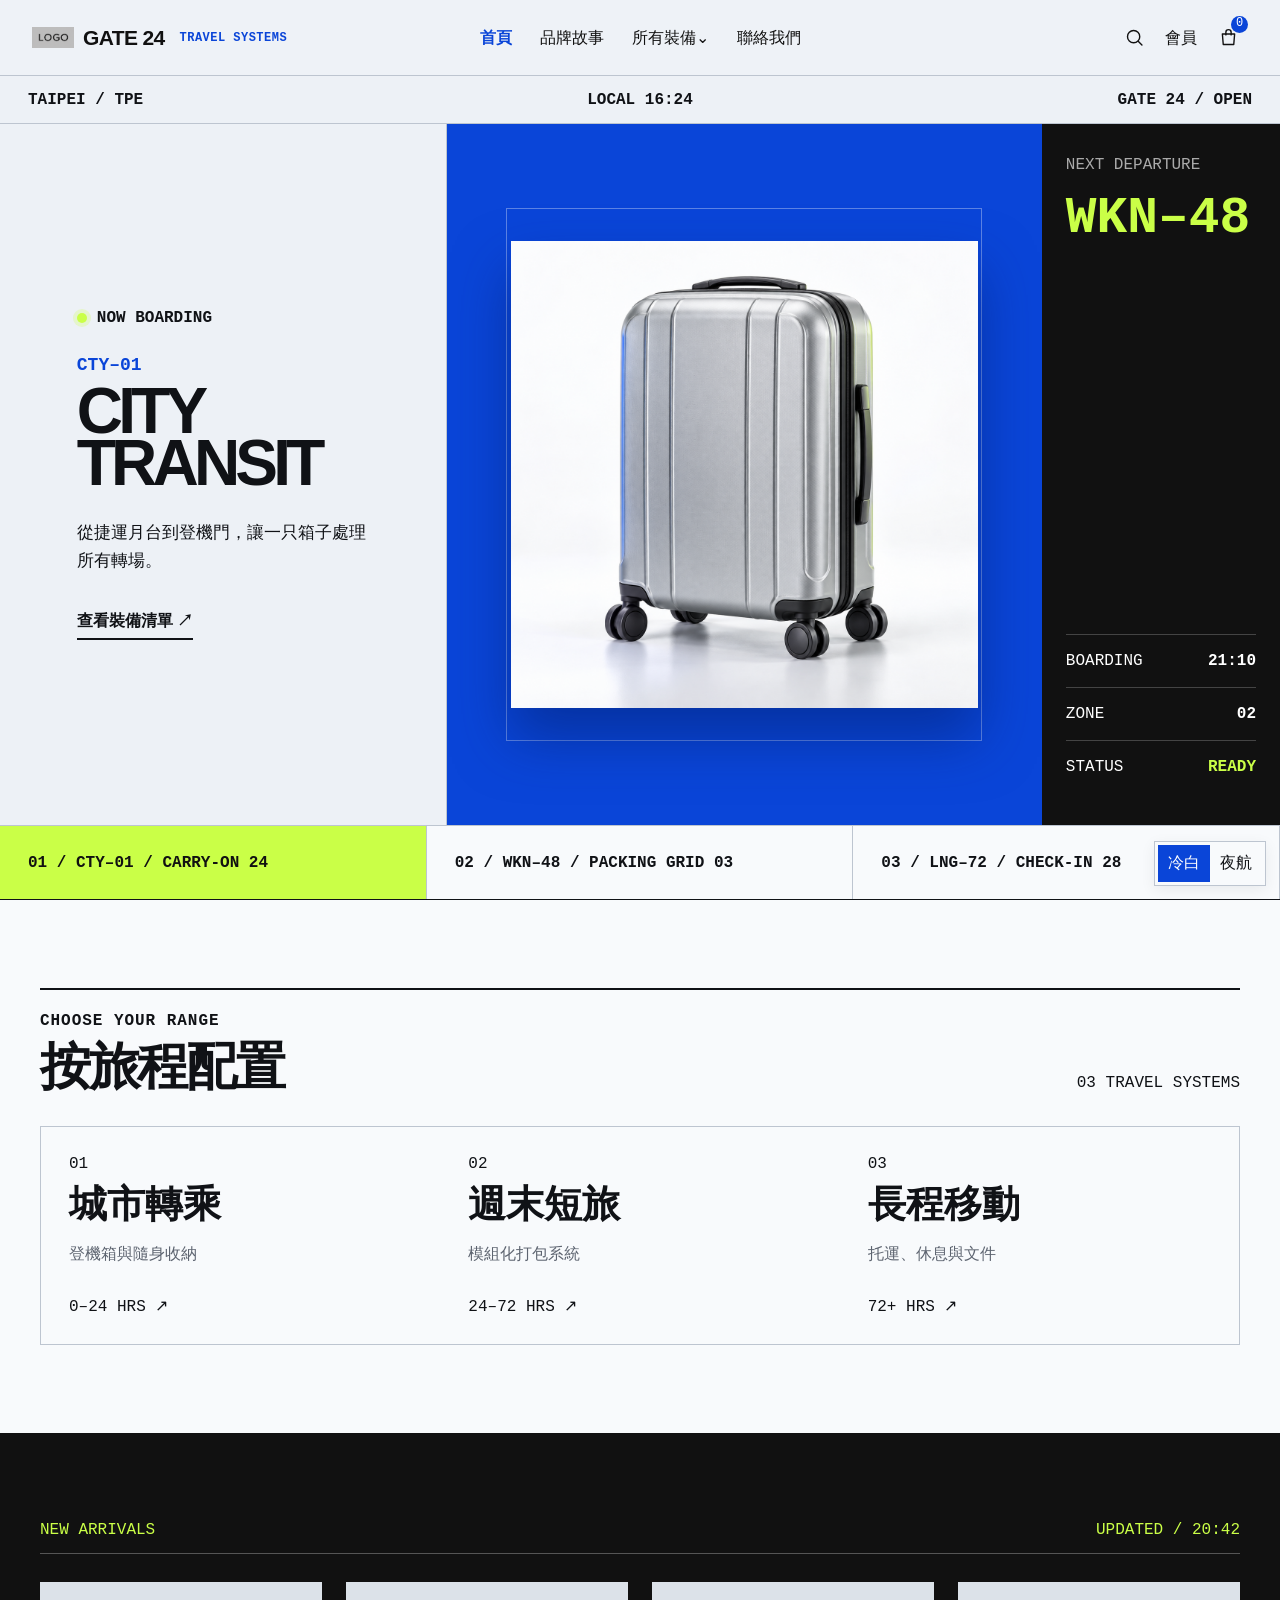
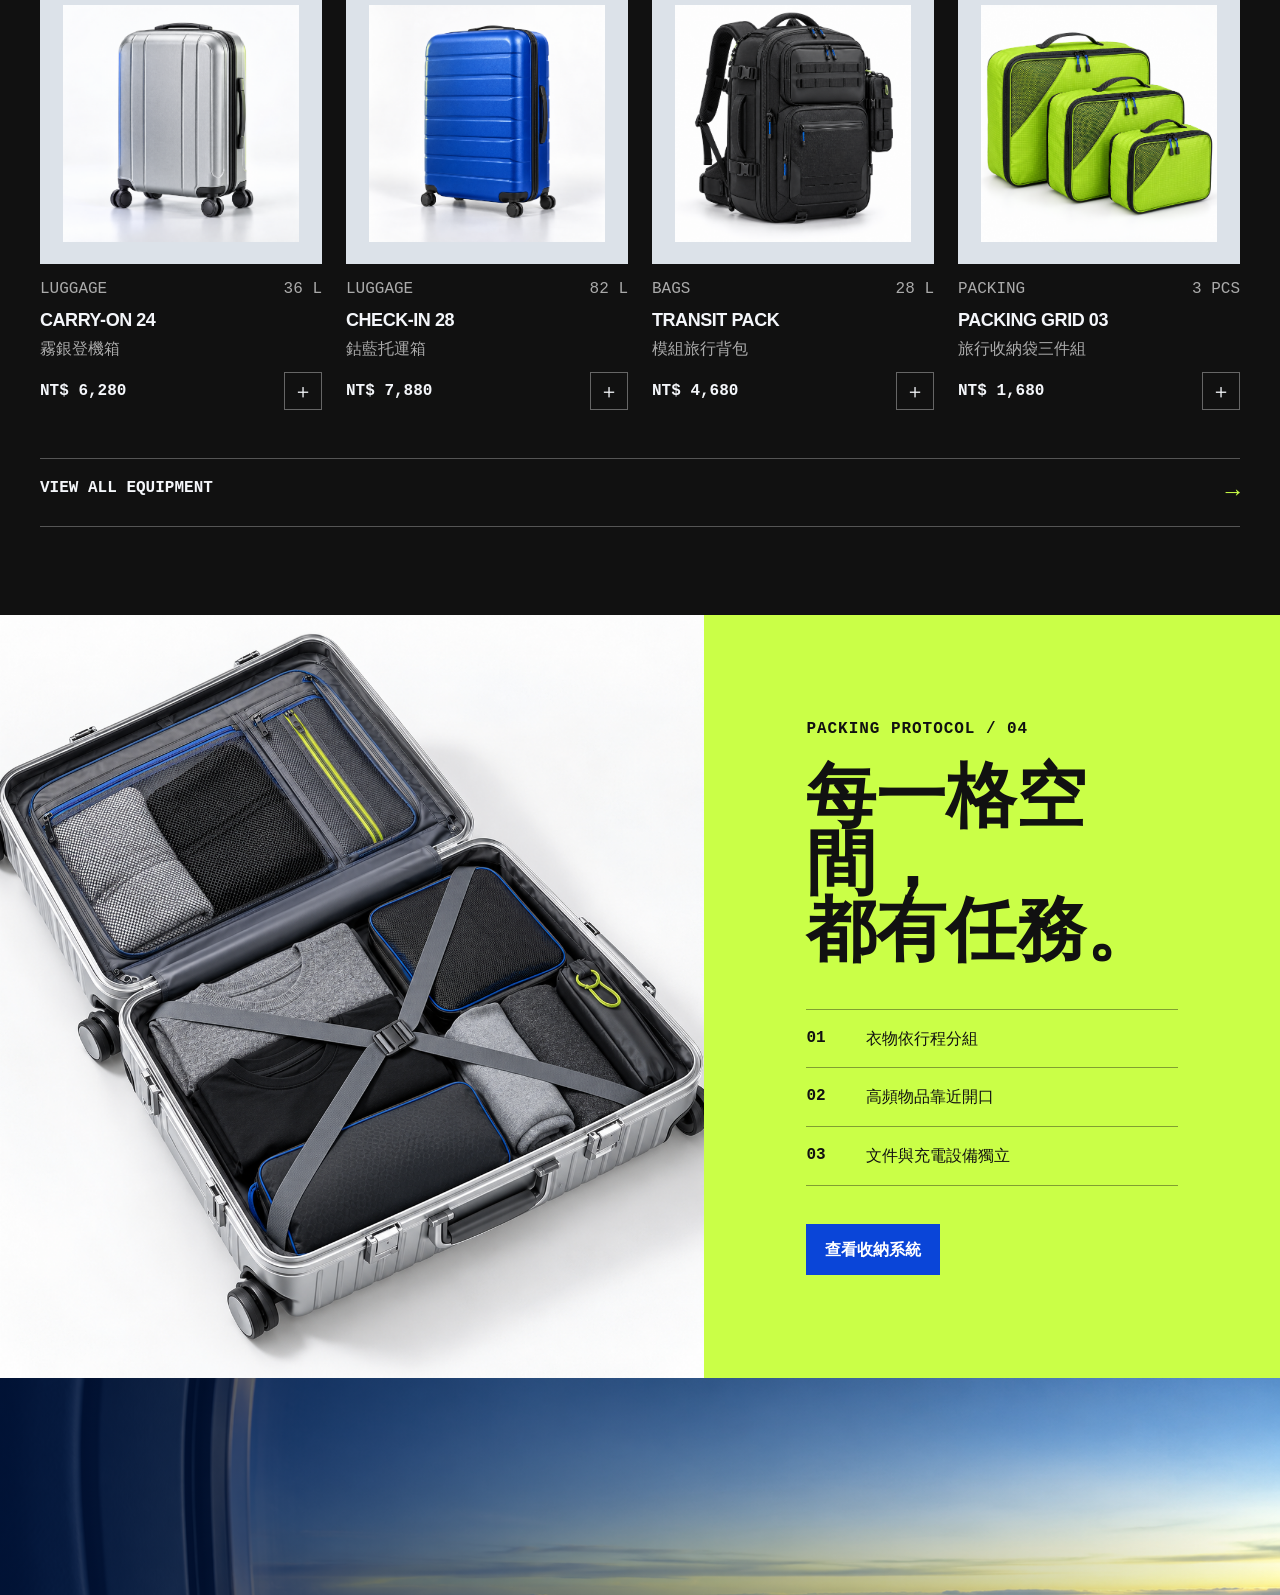
<file: index.html>
<!doctype html><html lang="zh-Hant"><head><meta charset="utf-8"><meta name="viewport" content="width=device-width,initial-scale=1"><meta http-equiv="refresh" content="0;url=index/index.html"><title>GATE 24</title></head><body><a href="index/index.html">進入 GATE 24</a></body></html>
</file>
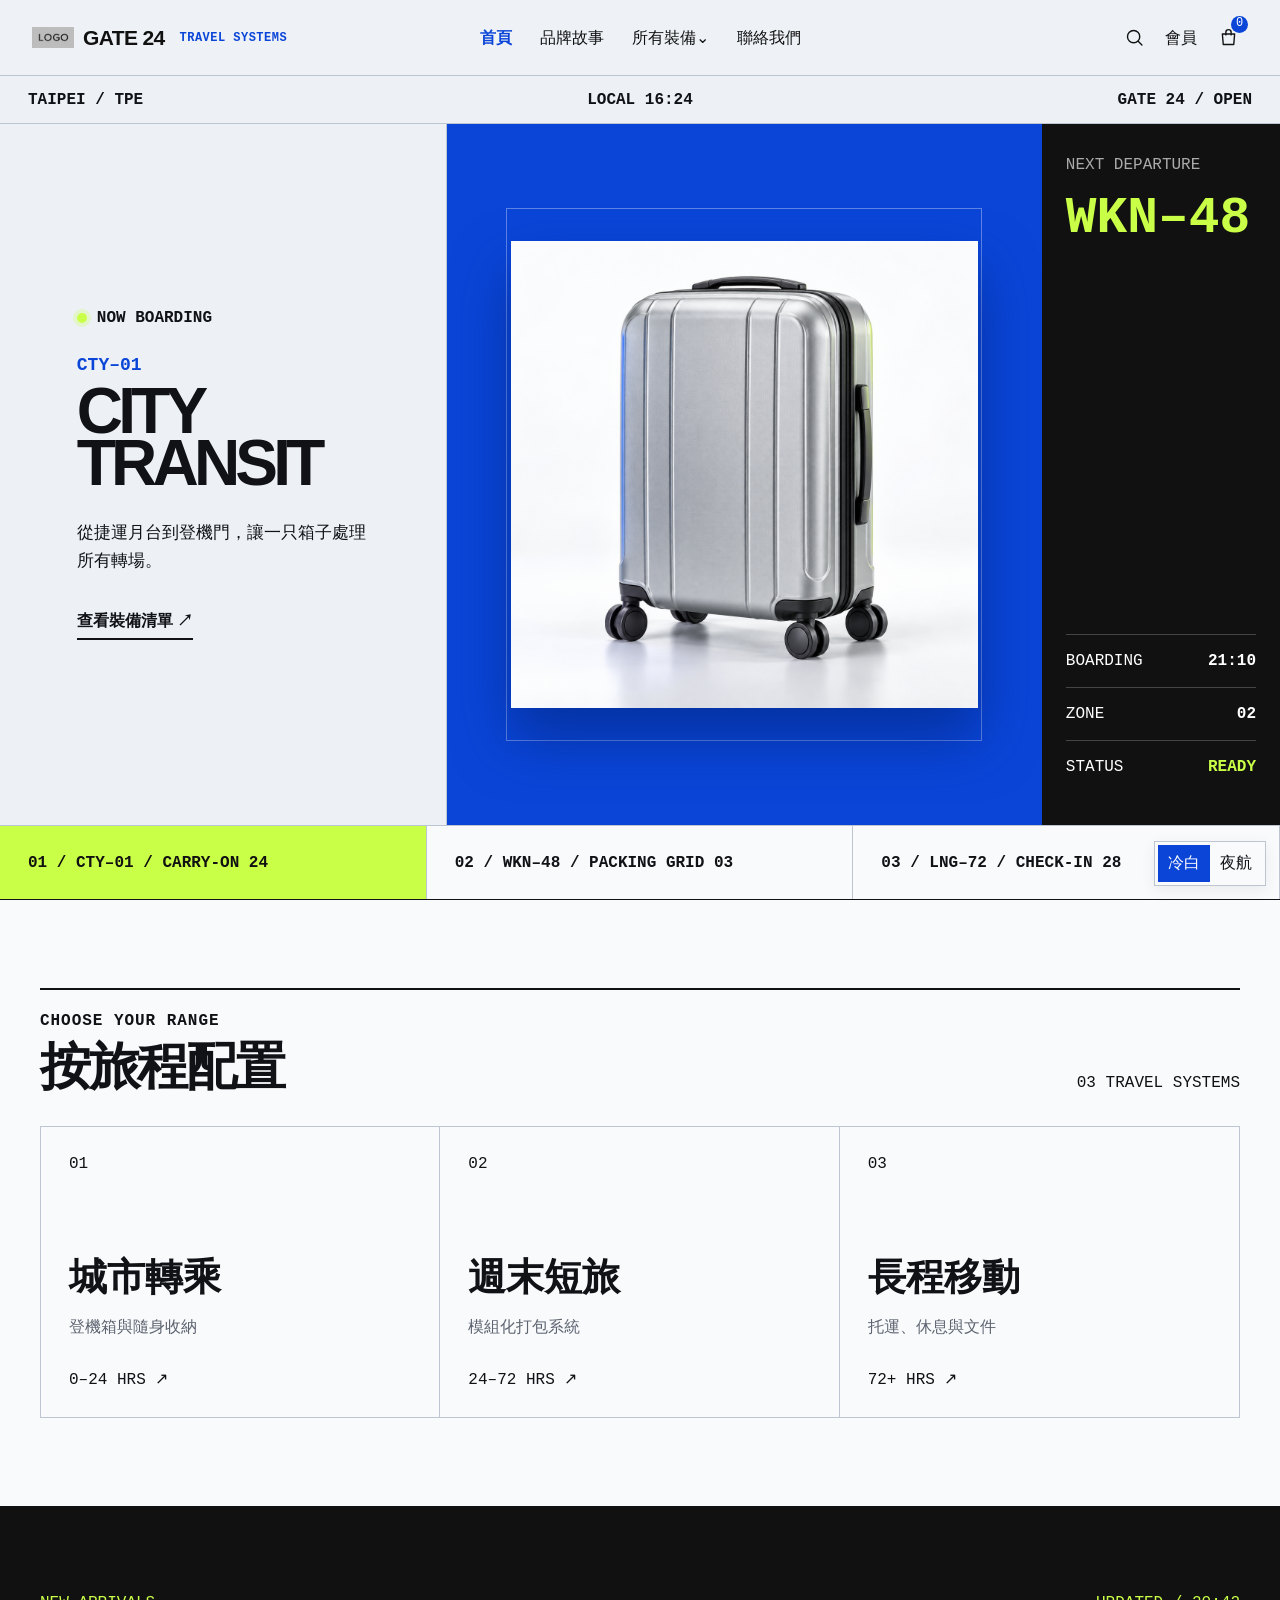
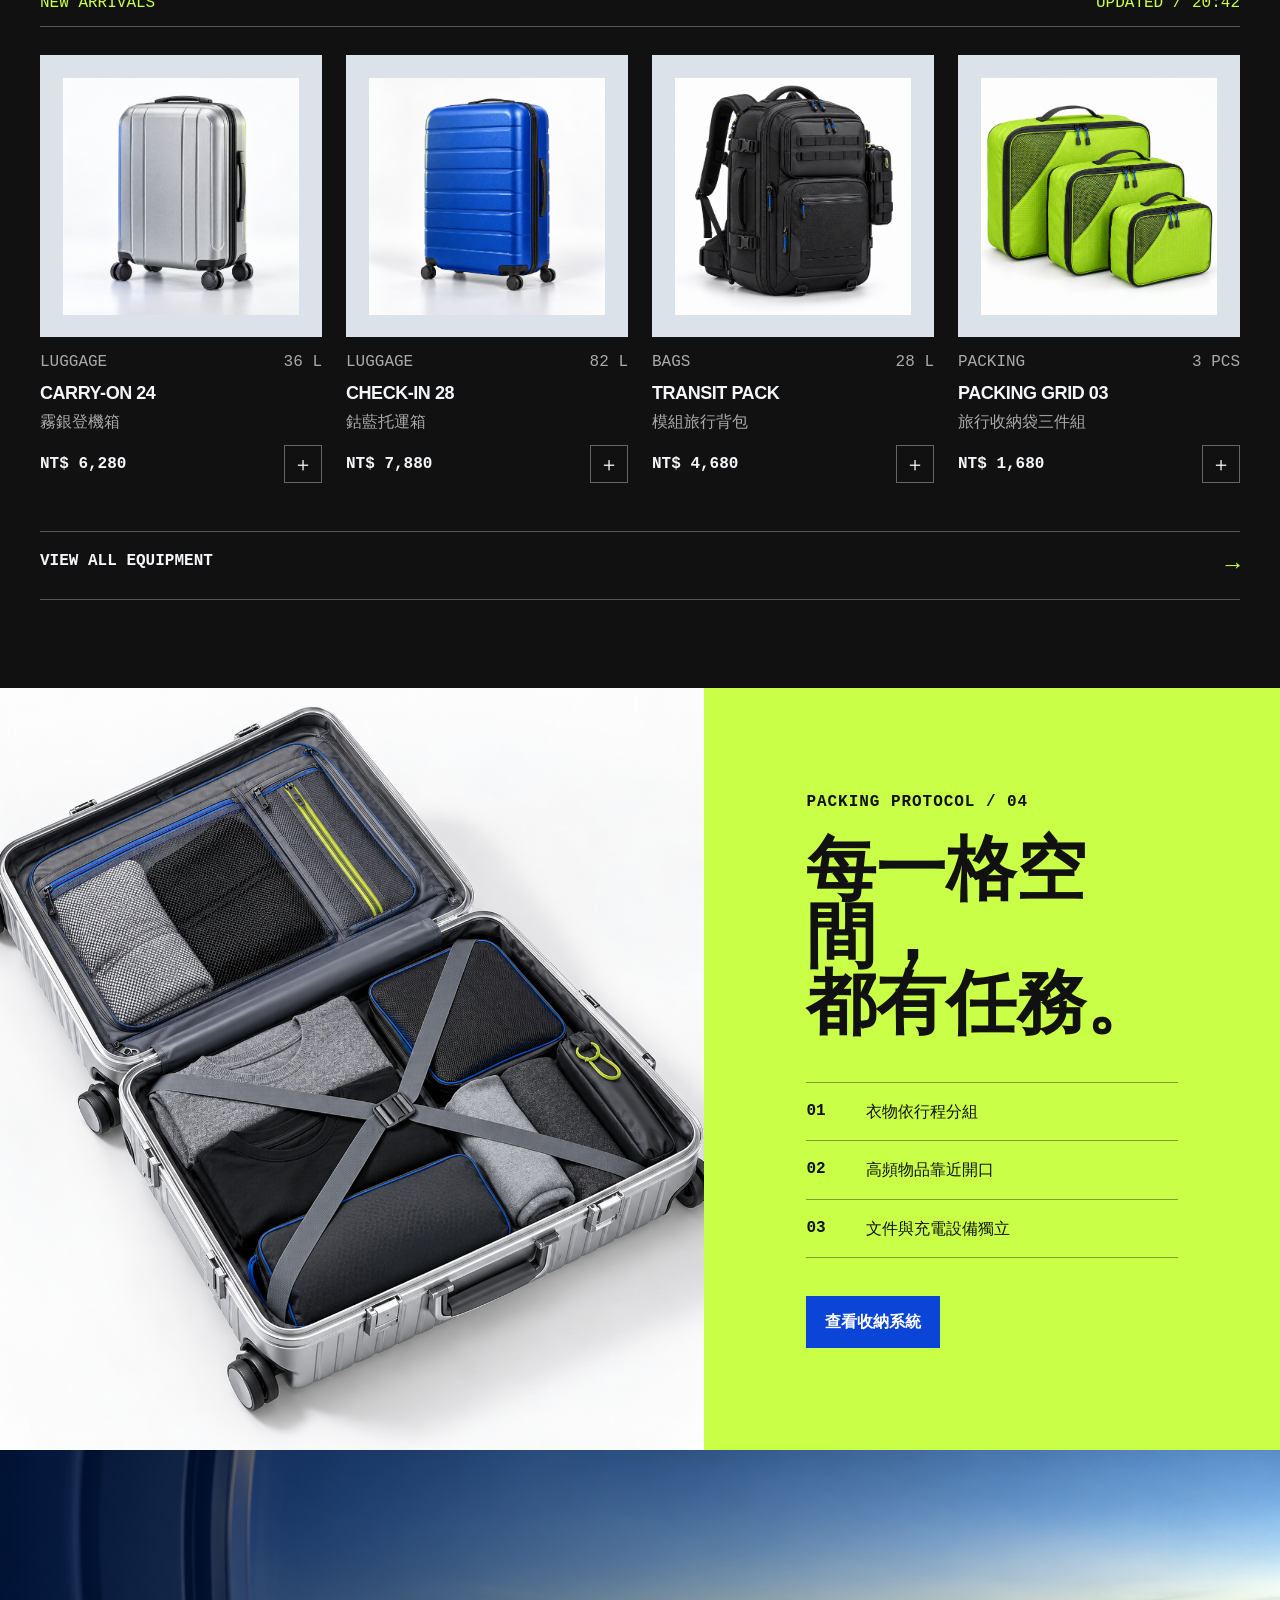
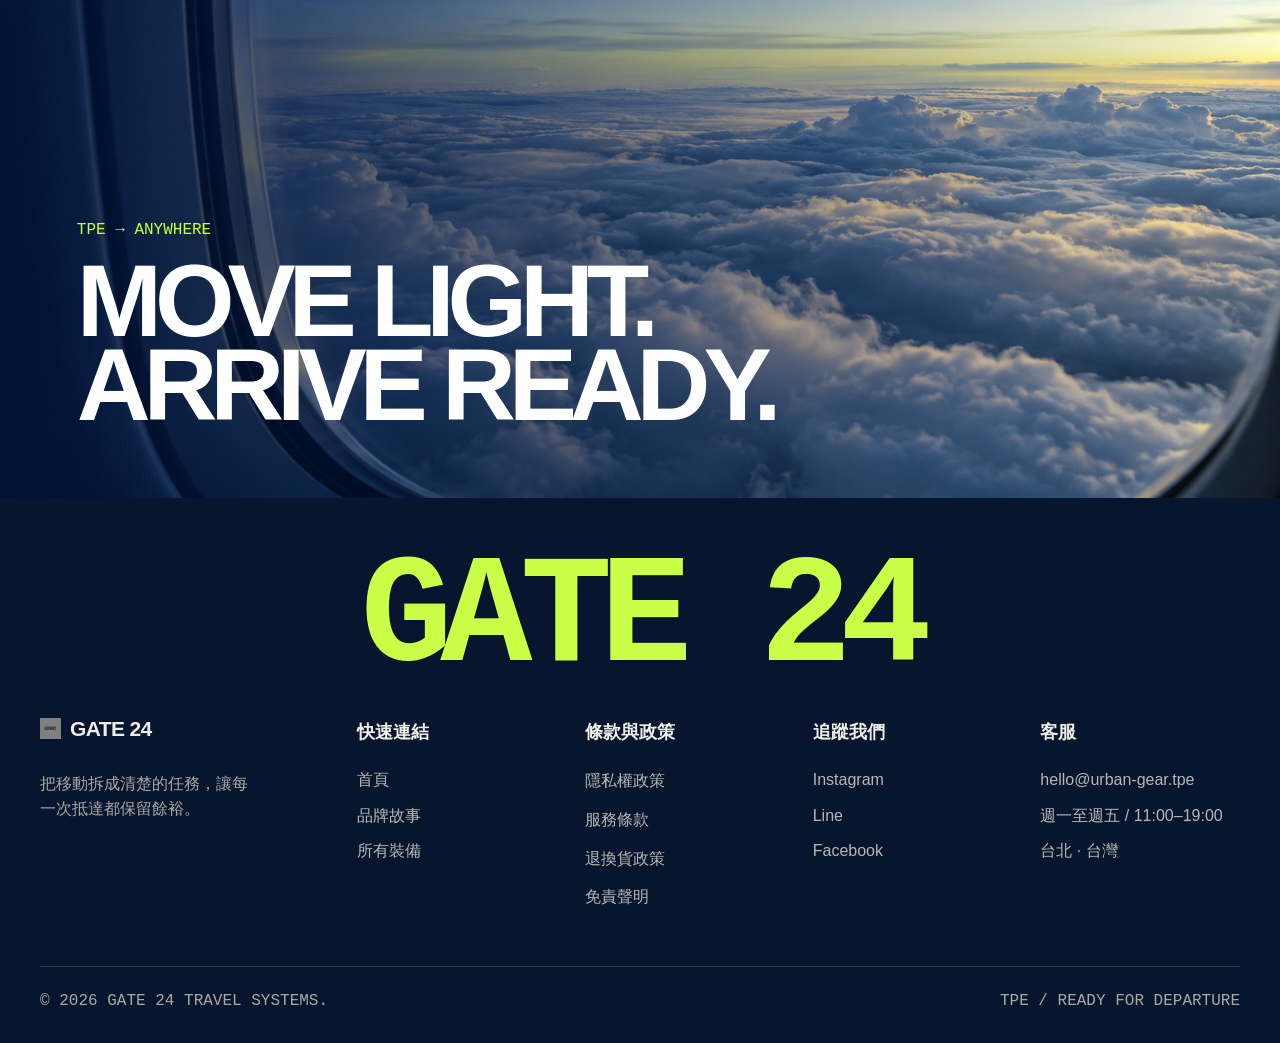
<file: index/index.html>
<!doctype html><html lang="zh-Hant"><head><meta charset="utf-8"><meta name="viewport" content="width=device-width,initial-scale=1"><meta name="description" content="GATE 24，為移動而設計的旅行裝備。"><title>GATE 24 — Ready for departure</title><link rel="stylesheet" href="../css/base.css"><link rel="stylesheet" href="../css/index.css"><script defer src="../assets/js/theme-switcher.js"></script><script defer src="../assets/js/core.js"></script></head><body data-page="home"><header id="siteHeader"></header><main>
<section class="terminal-hero"><div class="departure-top"><span id="heroLocation">TAIPEI / TPE</span><strong id="heroClock">LOCAL 20:42</strong><span id="heroCollection">GATE 24 / OPEN</span></div><div class="route-copy"><p class="status"><i></i><span id="heroStatus">NOW BOARDING</span></p><p class="route-code" id="heroCode">CTY–01</p><h1 id="heroTitle">CITY<br>TRANSIT</h1><p id="heroDesc">從捷運月台到登機門，讓一只箱子處理所有轉場。</p><a class="hero-cta" id="heroLink" href="../product-detail/product-detail.html?id=carry-on-silver"><span id="heroCtaLabel">查看裝備清單 ↗</span></a></div><button class="hero-object" id="heroMain" aria-label="下一個旅行情境"><span class="scan-line"></span><img id="heroImage" src="../assets/images/carry-on-silver.png" alt="霧銀登機箱"></button><aside class="boarding-card"><p id="heroNextLabel">NEXT DEPARTURE</p><strong id="heroNextCode">WKN–48</strong><div><span id="heroMetricLabel">BOARDING</span><b id="heroNextTime">21:10</b></div><div><span id="heroSeriesLabel">ZONE</span><b id="heroSeriesValue">02</b></div><div><span id="heroAvailabilityLabel">STATUS</span><b class="lime" id="heroAvailabilityValue">READY</b></div></aside><div class="journey-tabs" id="heroTabs"></div></section>
<section class="trip-systems section"><div class="shell"><div class="section-head"><div><p class="eyebrow">CHOOSE YOUR RANGE</p><h2>按旅程配置</h2></div><span>03 TRAVEL SYSTEMS</span></div><div class="system-grid"><a href="../product/product.html?category=Luggage"><b>01</b><h3>城市轉乘</h3><p>登機箱與隨身收納</p><span>0–24 HRS ↗</span></a><a href="../product/product.html?category=Packing"><b>02</b><h3>週末短旅</h3><p>模組化打包系統</p><span>24–72 HRS ↗</span></a><a href="../product/product.html?category=Comfort"><b>03</b><h3>長程移動</h3><p>托運、休息與文件</p><span>72+ HRS ↗</span></a></div></div></section>
<section class="flight-board section"><div class="shell"><div class="board-head"><span>NEW ARRIVALS</span><span>UPDATED / 20:42</span></div><div class="product-grid" id="newGrid"></div><a class="board-more" href="../product/product.html">VIEW ALL EQUIPMENT <span>→</span></a></div></section>
<section class="packing-feature"><div class="feature-photo"><img src="../assets/images/open-case.png" alt="已整理完成的登機箱"></div><div class="feature-copy"><p class="eyebrow">PACKING PROTOCOL / 04</p><h2>每一格空間，<br>都有任務。</h2><ol><li><b>01</b><span>衣物依行程分組</span></li><li><b>02</b><span>高頻物品靠近開口</span></li><li><b>03</b><span>文件與充電設備獨立</span></li></ol><a class="button primary" href="../product/product.html?category=Packing">查看收納系統</a></div></section>
<section class="window-scene"><img src="../assets/images/cloud-window.png" alt="飛機舷窗外的清晨雲層"><div><p>TPE → ANYWHERE</p><h2>MOVE LIGHT.<br>ARRIVE READY.</h2></div></section>
</main><footer id="siteFooter"></footer><div id="uiMount"></div></body></html>
</file>
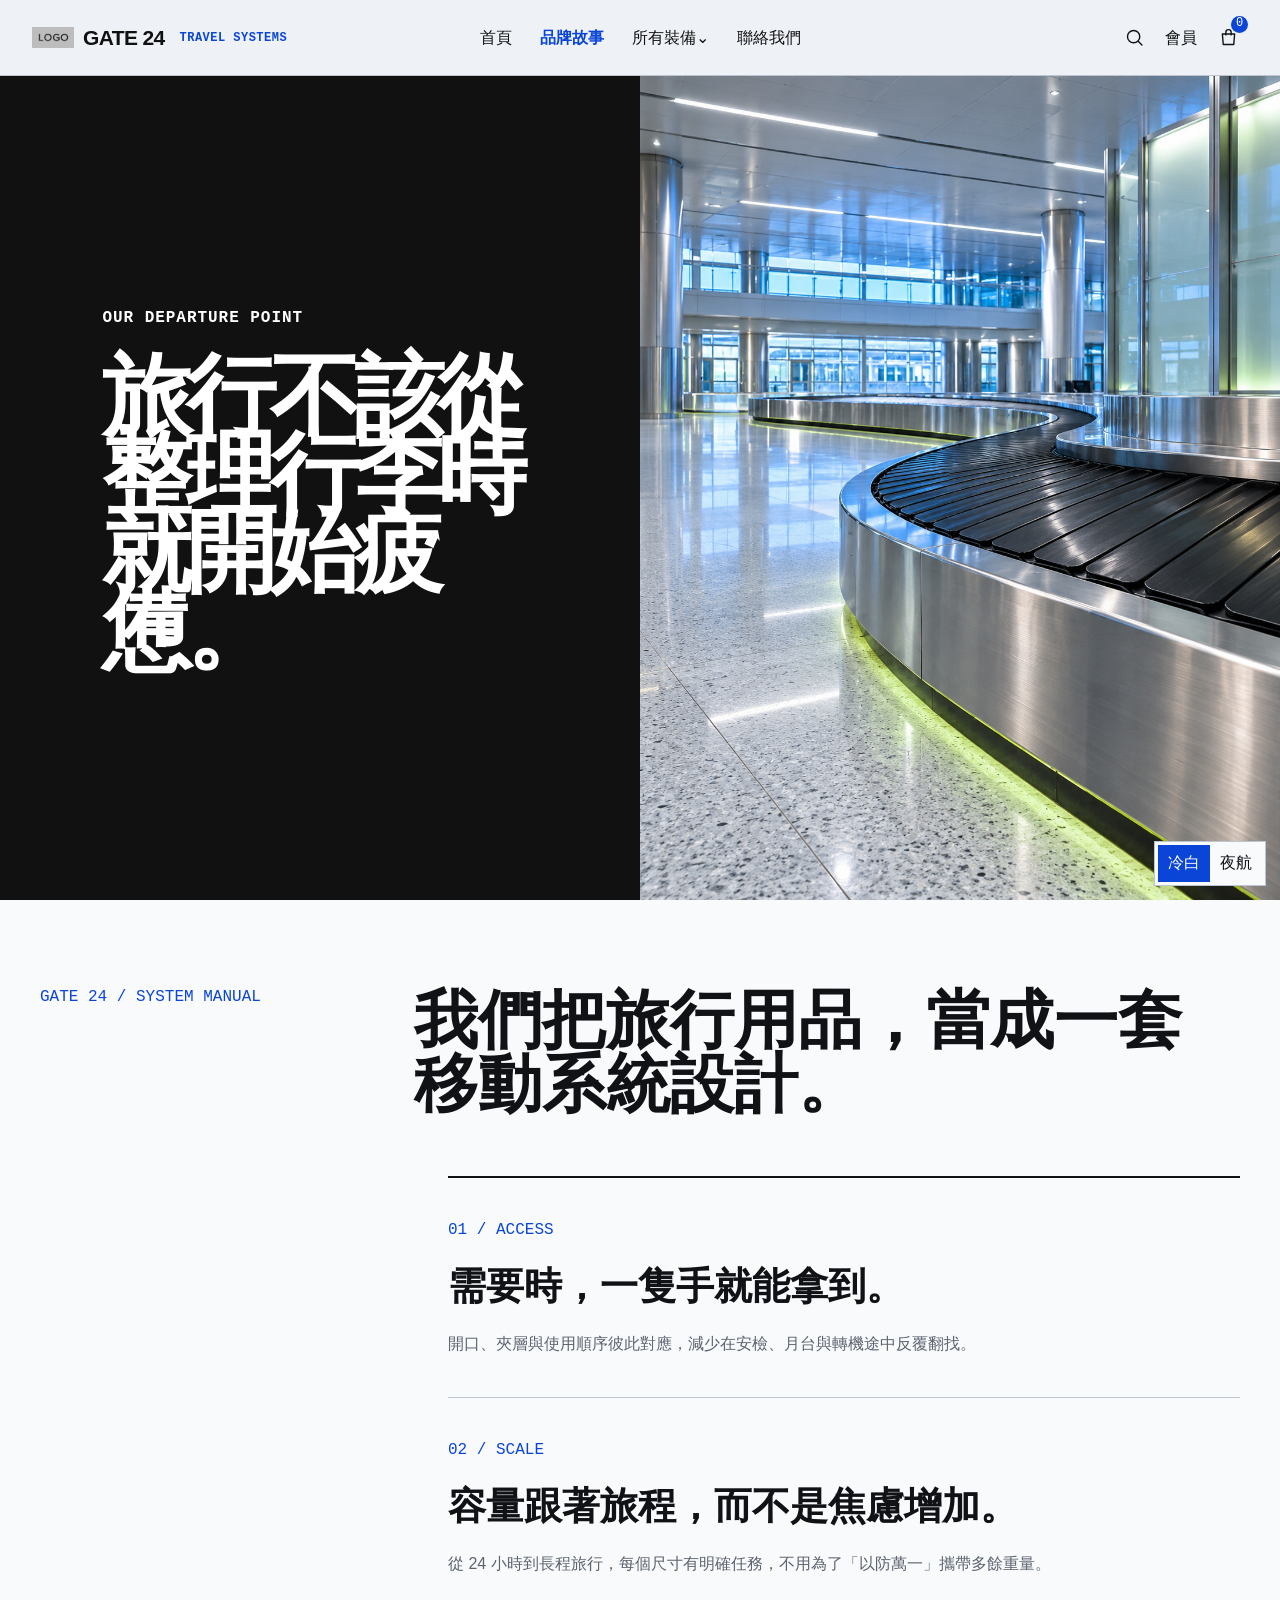
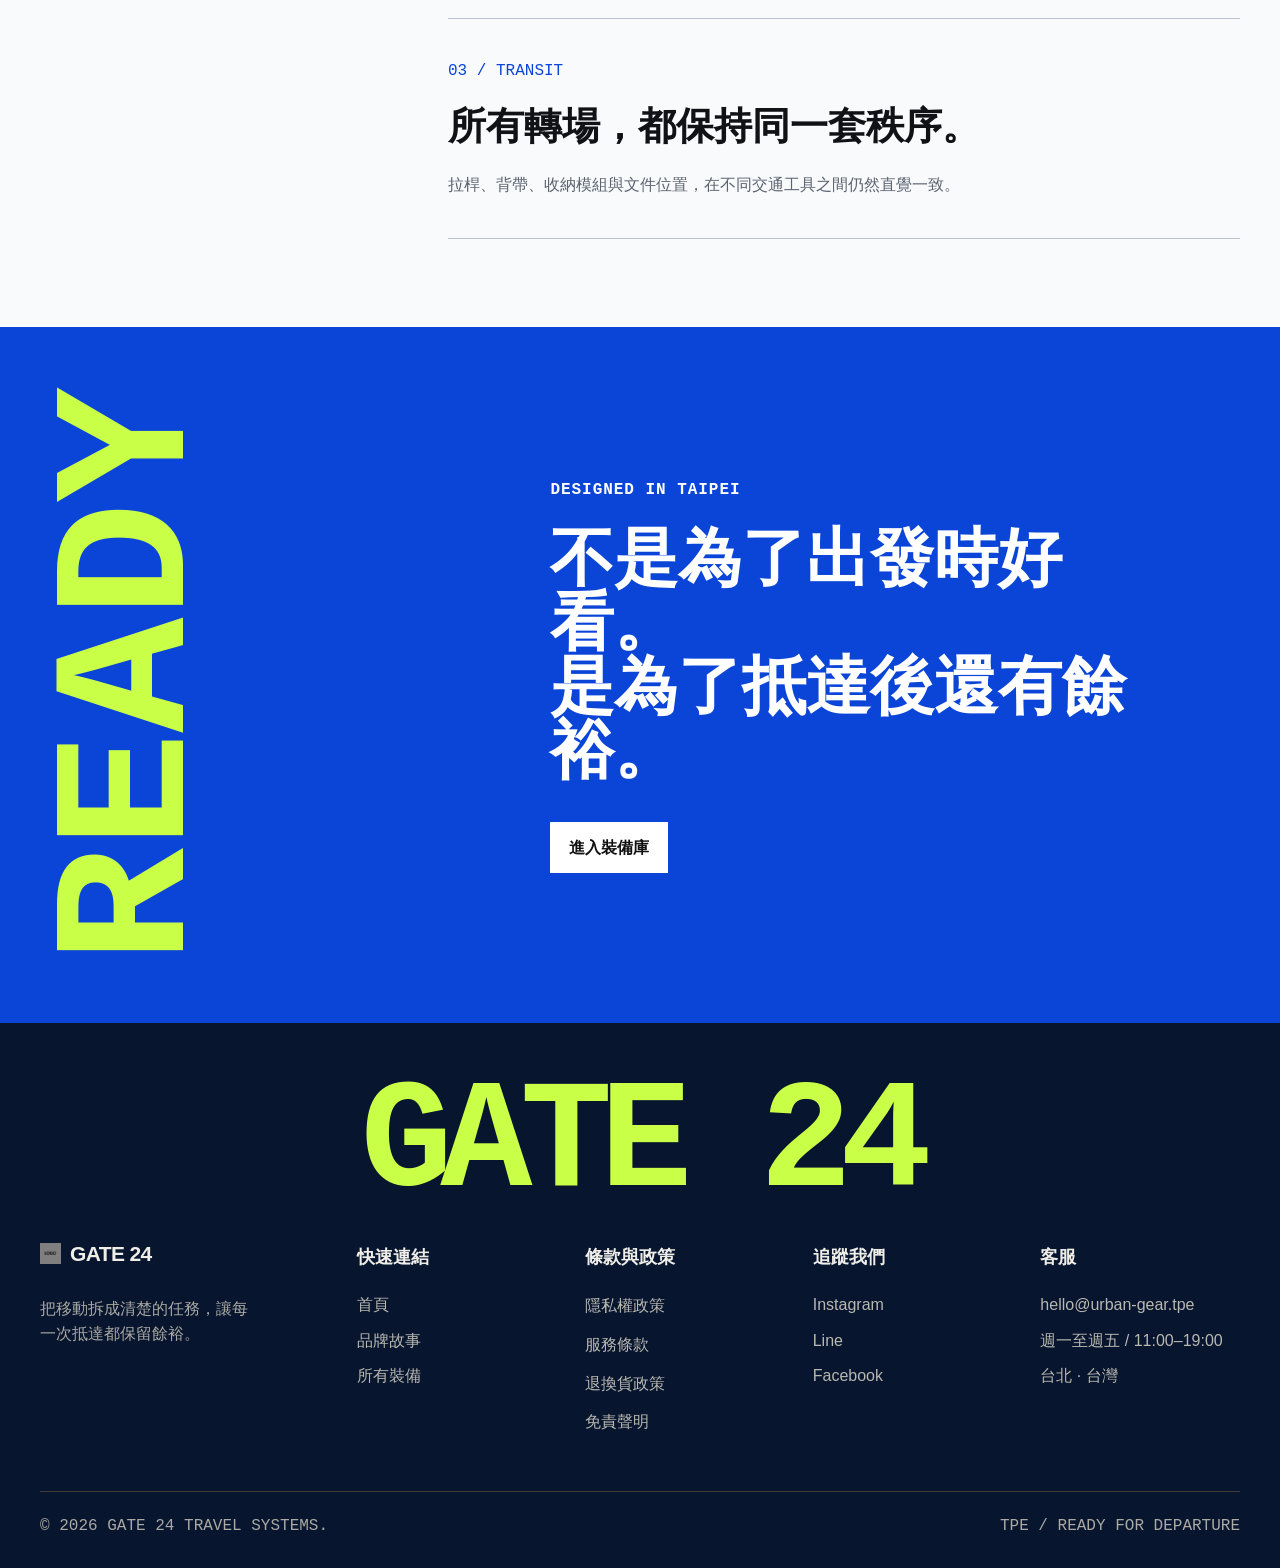
<file: about/about.html>
<!doctype html><html lang="zh-Hant"><head><meta charset="utf-8"><meta name="viewport" content="width=device-width,initial-scale=1"><meta name="description" content="GATE 24 品牌故事。"><title>品牌故事 — GATE 24</title><link rel="stylesheet" href="../css/base.css"><link rel="stylesheet" href="../css/about.css"><script defer src="../assets/js/theme-switcher.js"></script><script defer src="../assets/js/core.js"></script></head><body data-page="about"><header id="siteHeader"></header><main>
<section class="about-hero"><div><p class="eyebrow">OUR DEPARTURE POINT</p><h1>旅行不該從<br>整理行李時<br>就開始疲憊。</h1></div><img src="../assets/images/terminal.png" alt="現代機場航廈"></section>
<section class="principles section"><div class="shell"><div class="principle-intro"><p>GATE 24 / SYSTEM MANUAL</p><h2>我們把旅行用品，當成一套移動系統設計。</h2></div><div class="principle-list"><article><b>01 / ACCESS</b><h3>需要時，一隻手就能拿到。</h3><p>開口、夾層與使用順序彼此對應，減少在安檢、月台與轉機途中反覆翻找。</p></article><article><b>02 / SCALE</b><h3>容量跟著旅程，而不是焦慮增加。</h3><p>從 24 小時到長程旅行，每個尺寸有明確任務，不用為了「以防萬一」攜帶多餘重量。</p></article><article><b>03 / TRANSIT</b><h3>所有轉場，都保持同一套秩序。</h3><p>拉桿、背帶、收納模組與文件位置，在不同交通工具之間仍然直覺一致。</p></article></div></div></section>
<section class="mission"><span>READY</span><div><p class="eyebrow">DESIGNED IN TAIPEI</p><h2>不是為了出發時好看。<br>是為了抵達後還有餘裕。</h2><a class="button primary" href="../product/product.html">進入裝備庫</a></div></section>
</main><footer id="siteFooter"></footer><div id="uiMount"></div></body></html>
</file>
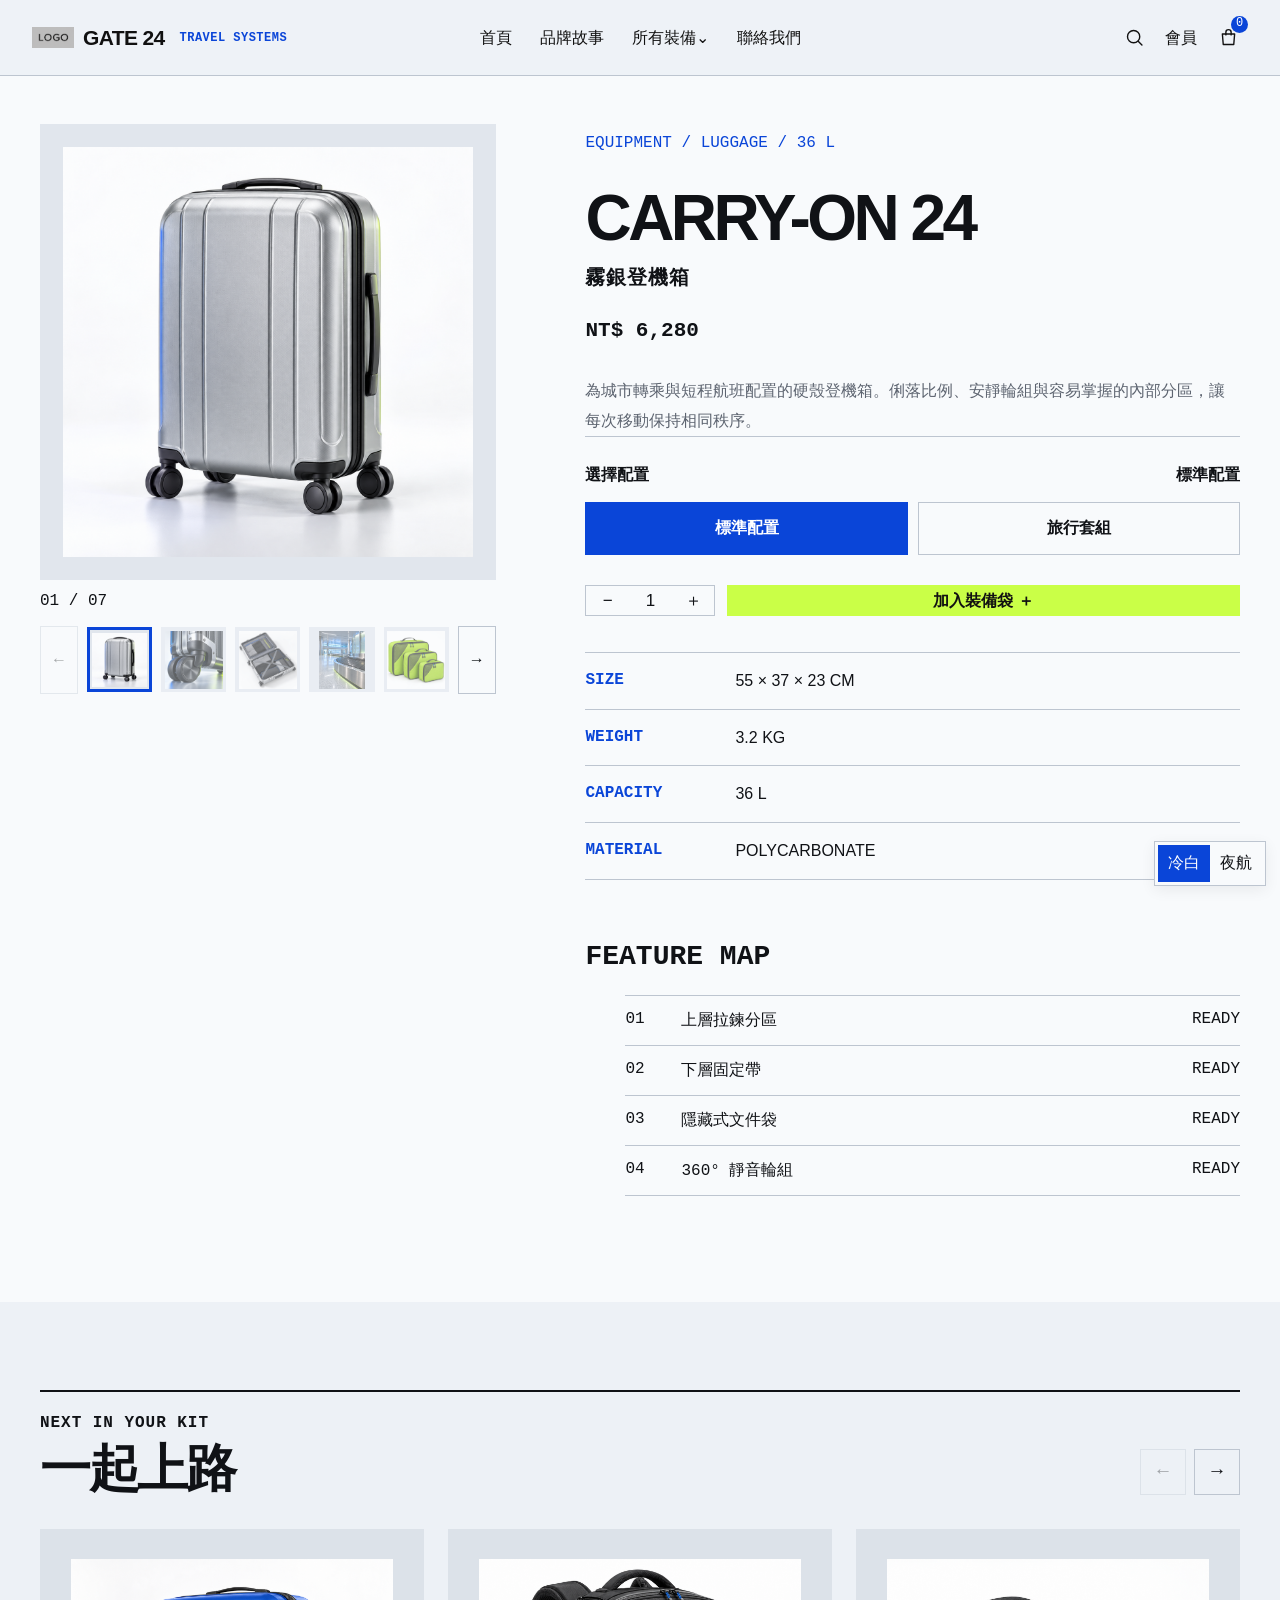
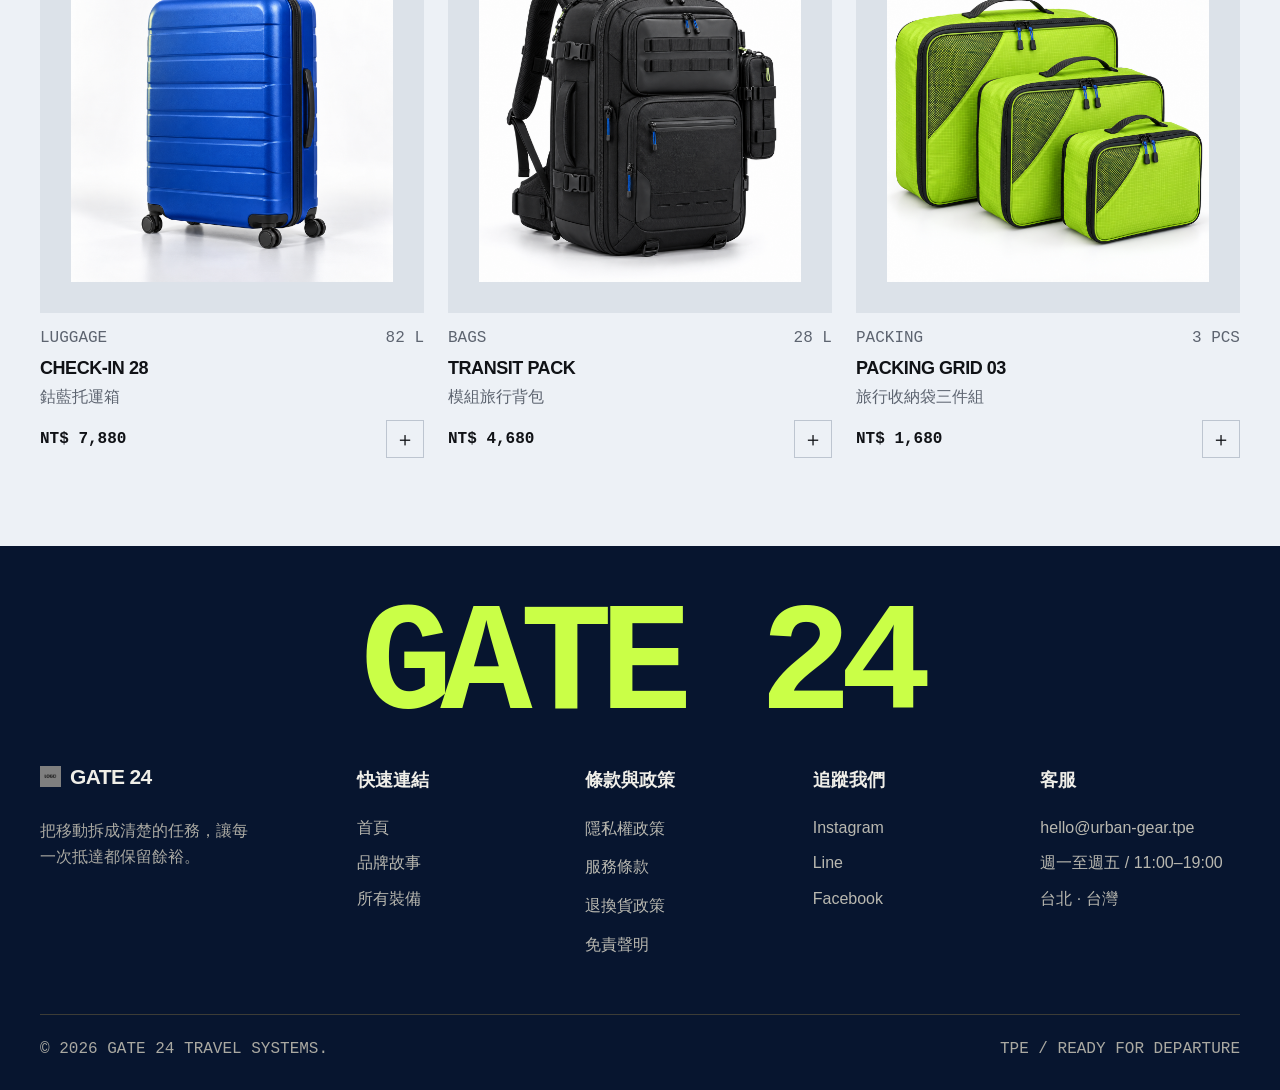
<file: product-detail/product-detail.html>
<!doctype html><html lang="zh-Hant"><head><meta charset="utf-8"><meta name="viewport" content="width=device-width,initial-scale=1"><meta name="description" content="GATE 24 商品詳情。"><title>商品詳情 — GATE 24</title><link rel="stylesheet" href="../css/base.css"><link rel="stylesheet" href="../css/product.css"><script defer src="../assets/js/theme-switcher.js"></script><script defer src="../assets/js/core.js"></script></head><body data-page="detail"><header id="siteHeader"></header><main><div id="detailMount"></div><section class="recommend section"><div class="shell"><div class="section-head"><div><p class="eyebrow">NEXT IN YOUR KIT</p><h2>一起上路</h2></div><div class="rec-actions"><button id="recPrev">←</button><button id="recNext">→</button></div></div><div class="rec-viewport"><div class="rec-track" id="recTrack"></div></div></div></section></main><footer id="siteFooter"></footer><div id="uiMount"></div></body></html>
</file>
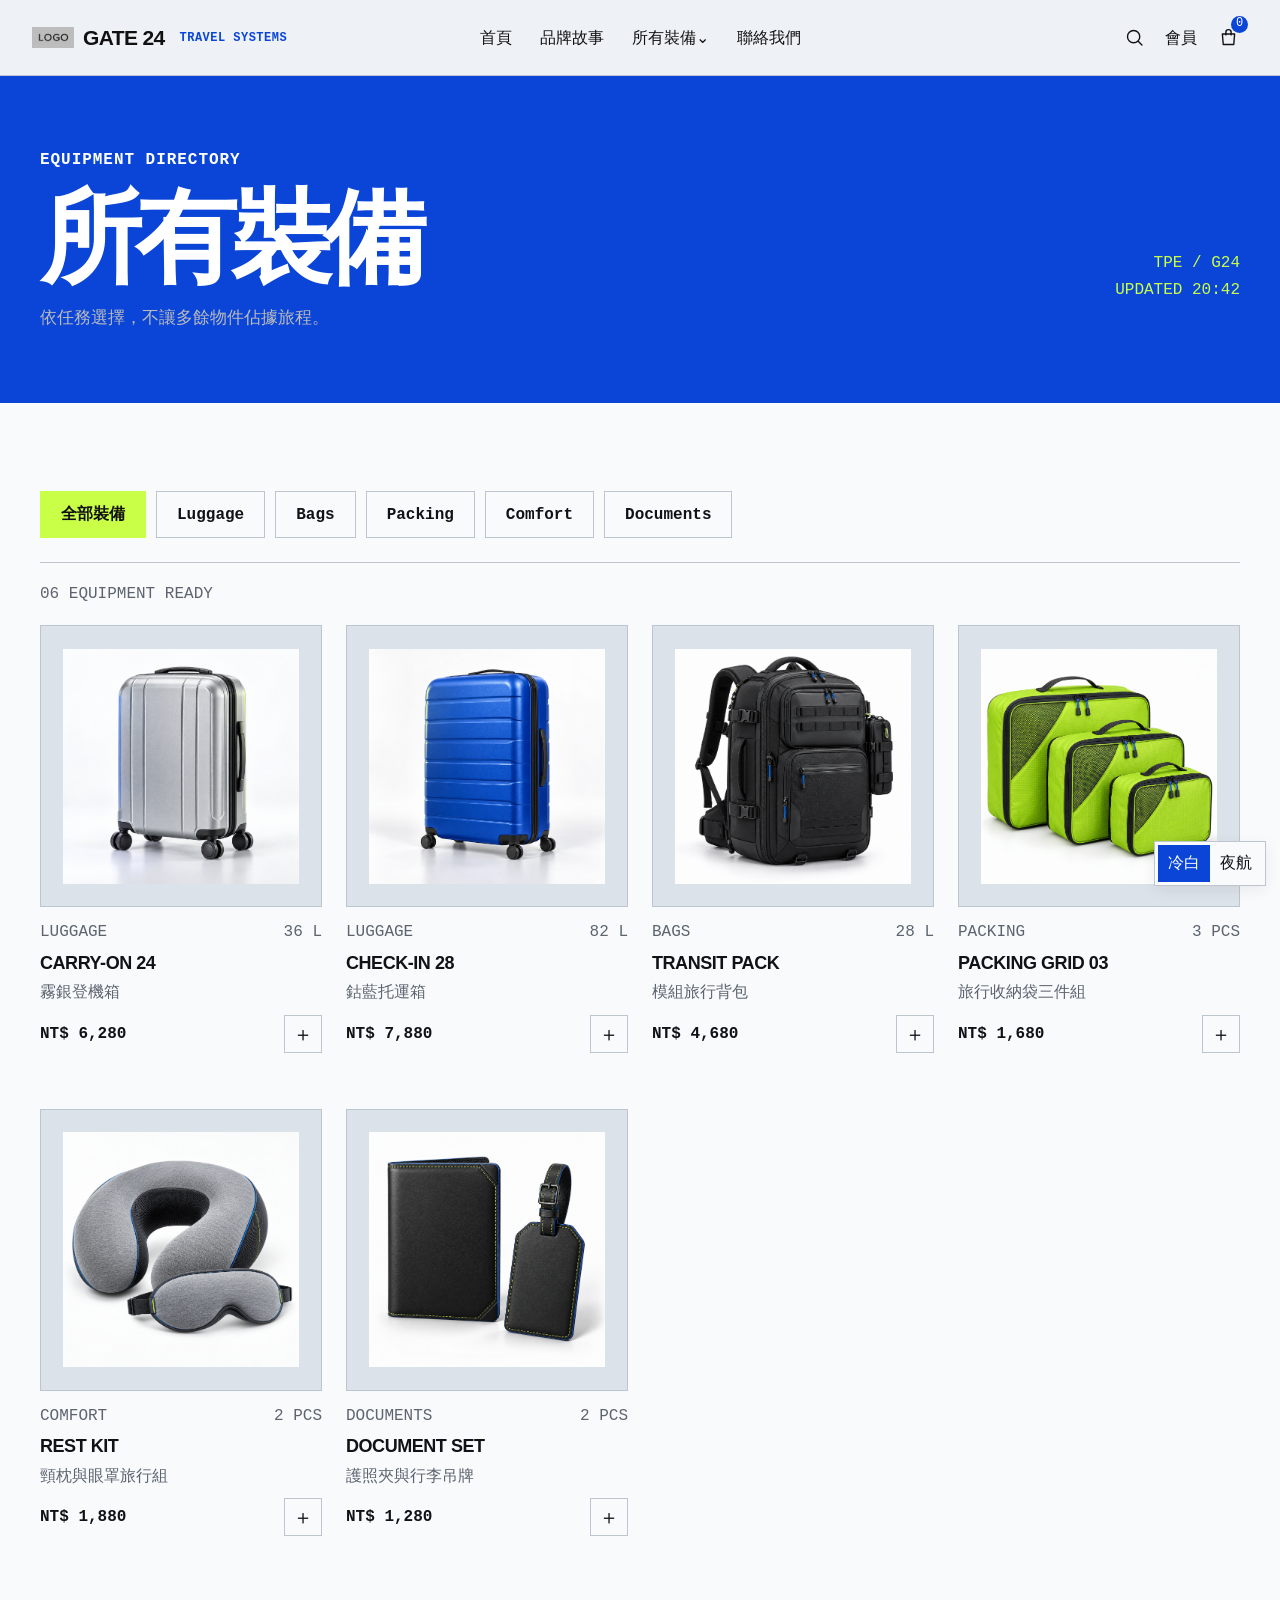
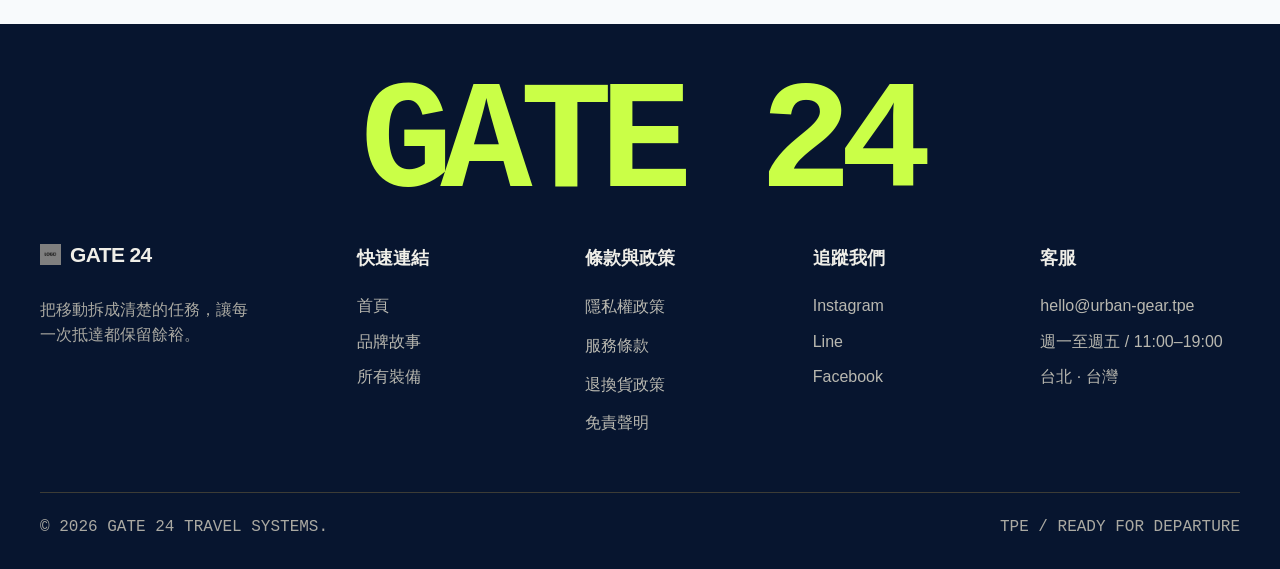
<file: product/product.html>
<!doctype html><html lang="zh-Hant"><head><meta charset="utf-8"><meta name="viewport" content="width=device-width,initial-scale=1"><meta name="description" content="GATE 24 所有旅行裝備。"><title>所有裝備 — GATE 24</title><link rel="stylesheet" href="../css/base.css"><link rel="stylesheet" href="../css/product.css"><script defer src="../assets/js/theme-switcher.js"></script><script defer src="../assets/js/core.js"></script></head><body data-page="product"><header id="siteHeader"></header><main><section class="catalog-head"><div class="shell"><p class="eyebrow">EQUIPMENT DIRECTORY</p><div><h1>所有裝備</h1><span>TPE / G24<br>UPDATED 20:42</span></div><p>依任務選擇，不讓多餘物件佔據旅程。</p></div></section><section class="catalog section"><div class="shell"><div class="filter-bar" id="filterBar"></div><p class="result-count" id="resultCount"></p><div class="product-grid catalog-grid" id="catalogGrid"></div></div></section></main><footer id="siteFooter"></footer><div id="uiMount"></div></body></html>
</file>
<file: css/base.css>
:root{--paper:#eeede9;--surface:#f8f7f3;--ink:#171717;--muted:#64635f;--line:#c8c7c1;--accent:#f55228;--on-accent:#151515;--head:76px;--max:1280px;--mono:Consolas,'Liberation Mono',monospace;--ease:cubic-bezier(.22,.7,.2,1)}
*{box-sizing:border-box}html{scroll-behavior:smooth;scroll-padding-top:90px}body{margin:0;background:var(--paper);color:var(--ink);font:16px/1.6 Arial,'PingFang TC','Microsoft JhengHei',sans-serif}body.no-scroll{overflow:hidden}body[data-theme=night]{--paper:#181818;--surface:#222;--ink:#f0efe9;--muted:#afaea8;--line:#41413d}a{color:inherit;text-decoration:none}button,input{font:inherit;color:inherit}button{cursor:pointer;border:0;background:none}button:disabled{cursor:default;opacity:.35}img{display:block;max-width:100%;height:auto}h1,h2,h3,p,figure,dl,dd{margin:0}ul{margin:0;padding:0;list-style:none}[hidden]{display:none!important}:focus-visible{outline:2px solid var(--accent);outline-offset:4px}.shell{width:min(var(--max),calc(100% - 80px));margin-inline:auto}.section{padding-block:88px}.eyebrow{font:700 14px/1.5 var(--mono);letter-spacing:.06em;text-transform:uppercase}.muted{color:var(--muted)}.section-heading{display:flex;align-items:end;justify-content:space-between;gap:24px;margin-bottom:32px;border-top:2px solid var(--ink);padding-top:20px}.section-heading h2{font-size:clamp(28px,3.5vw,48px);line-height:1.12;letter-spacing:-.045em}.section-heading .eyebrow{margin-bottom:8px;color:var(--muted)}.text-link{border-bottom:1px solid;padding-bottom:3px;font-size:14px;white-space:nowrap}.button{display:inline-flex;align-items:center;justify-content:space-between;gap:30px;min-height:48px;padding:12px 18px;border:1px solid var(--ink);font-weight:700;font-size:14px}.button.primary{background:var(--ink);color:var(--paper)}.button:hover{background:var(--accent);border-color:var(--accent);color:#141414}
.site-header{height:var(--head);position:sticky;top:0;z-index:5000;background:#171717;color:#f8f7f3;display:grid;grid-template-columns:1fr auto 1fr;align-items:center;padding-inline:32px;border-bottom:1px solid #3f3f3a}.brand{display:inline-flex;align-items:center;gap:9px;width:max-content;white-space:nowrap}.brand img{height:21px;width:auto;object-fit:contain}.brand-name{font-size:21px;line-height:1;font-weight:900;letter-spacing:-.05em}.brand-sub{font:12px var(--mono);margin-left:6px;letter-spacing:.04em}.desktop-nav{display:flex;align-items:center;gap:28px;font-size:14px}.desktop-nav>a[aria-current]{color:var(--accent)}.nav-group,.member-menu{position:relative}.nav-group>button{padding:24px 0}.dropdown{position:absolute;top:100%;left:0;min-width:170px;background:var(--surface);color:var(--ink);border:1px solid var(--line);padding:7px;box-shadow:0 12px 32px #0002;z-index:20}.dropdown a,.dropdown button{display:block;text-align:left;padding:10px 12px;width:100%;font-size:14px}.dropdown a:hover,.dropdown button:hover{background:var(--accent);color:#171717}.header-actions{display:flex;align-items:center;justify-self:end;gap:4px}.icon-button{display:grid;place-items:center;position:relative;width:40px;height:44px;padding:8px}.icon-button svg{width:21px;height:21px;fill:none;stroke:currentColor;stroke-width:1.6;stroke-linecap:round;stroke-linejoin:round}.bag-count{position:absolute;right:0;top:0;font:12px var(--mono);background:var(--accent);color:#171717;border-radius:50%;min-width:17px;height:17px;text-align:center}.member-trigger{font-size:14px;height:44px;padding:0 7px}.member-menu .dropdown{left:auto;right:0}.mobile-toggle{display:none}
.product-grid{display:grid;grid-template-columns:repeat(4,minmax(0,1fr));gap:24px}.product-card{min-width:0}.card-image{display:block;aspect-ratio:1;background:#d4d3ce;overflow:hidden}.card-image img{height:100%;width:100%;object-fit:cover;transition:transform .45s var(--ease)}.product-card:hover .card-image img{transform:scale(1.025)}.card-meta{display:flex;justify-content:space-between;gap:6px;margin-top:14px;font:12px/1.4 var(--mono);color:var(--muted);text-transform:uppercase}.card-title{display:block;margin-top:8px}.card-title h3{font-size:18px;line-height:1.25;overflow-wrap:anywhere;letter-spacing:-.025em}.card-artist{font-size:14px;margin-top:5px;color:var(--muted)}.card-bottom{display:flex;justify-content:space-between;gap:12px;align-items:center;margin-top:10px}.price{font:700 14px var(--mono)}.card-add{border:1px solid var(--line);width:38px;height:38px;font-size:20px}.card-add:hover{background:var(--accent);color:#171717;border-color:var(--accent)}
.site-footer{background:#111;color:#efeee8;padding:62px 0 28px}.footer-grid{display:grid;grid-template-columns:1.45fr repeat(4,minmax(0,1fr));gap:28px}.footer-brand img{width:21px;height:21px}.footer-brand>p{font-size:14px;color:#aaa9a2;margin-top:24px;max-width:220px}.footer-column{display:flex;align-items:flex-start;flex-direction:column;gap:10px;min-width:0;font-size:14px}.footer-column h3{font-size:15px;margin-bottom:10px}.footer-column p,.footer-column a,.footer-column span{color:#b9b8b0;overflow-wrap:anywhere}.footer-column a:hover{color:var(--accent)}.footer-bottom{display:flex;justify-content:space-between;gap:24px;border-top:1px solid #3c3c36;padding-top:22px;margin-top:54px;color:#aaa9a2;font:12px/1.6 var(--mono)}.footer-statement{margin-bottom:38px;font-size:clamp(42px,9vw,128px);line-height:.85;font-weight:900;letter-spacing:-.07em;color:#efeee8}
.overlay{position:fixed;inset:0;z-index:90000;display:flex;justify-content:flex-end;background:#0009;opacity:1;visibility:visible;transition:opacity .35s,visibility 0s}.overlay[hidden]{display:flex!important;opacity:0;visibility:hidden;pointer-events:none;transition:opacity .35s,visibility 0s .4s}.panel{width:min(490px,100%);height:100%;overflow-y:auto;overscroll-behavior:contain;background:var(--paper);padding:28px;transform:translateX(0);transition:transform .4s var(--ease)}.overlay[hidden] .panel{transform:translateX(100%)}.drawer-overlay{justify-content:flex-start}.drawer-overlay[hidden] .panel{transform:translateX(-100%)}.panel-heading{display:flex;align-items:center;justify-content:space-between;gap:14px;margin-bottom:28px;padding-bottom:18px;border-bottom:1px solid var(--line)}.panel-heading h2{font-size:25px}.panel-close{width:44px;height:44px;flex-shrink:0;border:1px solid var(--line);font-size:27px}.drawer-nav>a,.drawer-nav summary{display:block;padding:16px 0;border-bottom:1px solid var(--line);font-size:17px}.drawer-nav details a{display:block;padding:12px 18px;font-size:15px}.search-input{width:100%;background:transparent;border:0;border-bottom:2px solid var(--ink);padding:12px 0;margin:12px 0 26px;font-size:18px}.mini-product{display:grid;grid-template-columns:70px minmax(0,1fr);gap:14px;border-bottom:1px solid var(--line);padding:16px 0}.mini-product img{width:70px;height:70px;object-fit:cover}.mini-copy h3{font-size:16px;line-height:1.3}.mini-copy p{font-size:14px;color:var(--muted)}.mini-actions{display:flex;align-items:center;gap:12px;margin-top:12px}.mini-actions button{min-width:32px;height:34px;border:1px solid var(--line)}.mini-actions .remove{border:0;margin-left:auto;font-size:14px;text-decoration:underline}.bag-total{display:flex;justify-content:space-between;padding-block:24px}.bag-note,.empty{font-size:14px;color:var(--muted)}.empty{padding:24px 0}.theme-switcher{position:fixed;bottom:14px;right:14px;z-index:7000;background:var(--surface);padding:3px;border:1px solid var(--line);display:flex;box-shadow:0 4px 15px #0001}.theme-switcher button{font:12px var(--mono);padding:8px 10px}.theme-switcher button[aria-pressed=true]{background:var(--ink);color:var(--paper)}.toast{position:fixed;left:50%;bottom:70px;transform:translate(-50%,20px);opacity:0;pointer-events:none;z-index:120000;background:var(--ink);color:var(--paper);padding:12px 20px;font-size:14px;max-width:90vw;transition:.2s}.toast.visible{opacity:1;transform:translate(-50%,0)}
@media(max-width:1100px){.site-header{grid-template-columns:1fr auto}.desktop-nav{display:none}.mobile-toggle{display:grid}.brand-sub{display:none}.footer-grid{grid-template-columns:repeat(2,minmax(0,1fr))}.footer-brand{grid-column:1/-1}.product-grid{grid-template-columns:repeat(3,minmax(0,1fr))}.shell{width:calc(100% - 48px)}}
@media(max-width:800px){:root{--head:66px}.product-grid{grid-template-columns:repeat(2,minmax(0,1fr))}.section{padding-block:60px}}
@media(max-width:600px){.shell{width:calc(100% - 32px)}.site-header{padding-inline:12px}.brand img{height:18px}.brand-name{font-size:18px}.header-actions{gap:0}.icon-button{width:34px}.member-trigger{font-size:14px;padding-inline:5px}.section-heading{align-items:start;gap:12px}.section-heading h2{font-size:30px}.section-heading .text-link{font-size:14px;margin-top:8px}.product-grid{gap:25px 14px}.card-title h3{font-size:16px}.card-meta{font-size:12px;flex-wrap:wrap}.card-artist{font-size:14px;min-height:22px}.footer-grid{gap:34px 20px}.footer-column:nth-child(2){order:1}.footer-column:nth-child(4){order:2}.footer-column:nth-child(3){order:3}.footer-column:nth-child(5){order:4}.footer-bottom{display:block}.footer-bottom span{display:block;margin-top:8px}.site-footer{padding-bottom:70px}.panel{padding:22px}.theme-switcher{right:8px;bottom:8px}.footer-statement{font-size:17vw}}
@media(prefers-reduced-motion:reduce){*,*::before,*::after{scroll-behavior:auto!important;transition-duration:.01ms!important;transition-delay:0s!important;animation:none!important}}
.section-head{display:flex;align-items:flex-end;justify-content:space-between;gap:24px;margin-bottom:34px;border-top:2px solid var(--ink);padding-top:19px}.section-head h2{font-size:clamp(32px,4vw,54px);line-height:1;letter-spacing:-.045em;margin-top:8px}.drawer-nav>button{display:block;width:100%;text-align:left;padding:16px 0;border-bottom:1px solid var(--line);font-size:17px}

/* 套版共用字級：資訊型小字維持 16px 以上。 */
.eyebrow,.text-link,.button,.desktop-nav,.dropdown a,.dropdown button,.member-trigger,.section-head>a{font-size:16px}
.card-meta,.card-artist,.price{font-size:16px}
.footer-brand>p,.footer-column a,.footer-column span,.footer-column p,.footer-bottom{font-size:16px}
.footer-column h3{font-size:18px}
.footer-column button{display:block;border:0;background:transparent;color:#b9b8b0;padding:0;text-align:left;font-size:16px;line-height:1.8;cursor:pointer}
.footer-column button:hover{color:var(--lime)}
.footer-statement{font-size:clamp(64px,12vw,180px);line-height:.78;text-align:center;white-space:nowrap;letter-spacing:-.08em}
.policy-copy{font-size:16px;line-height:1.85;color:var(--muted)}
.policy-copy p+p{margin-top:16px}
.drawer-nav details a,.theme-switcher button,.toast{font-size:16px}
@media(max-width:600px){.member-trigger,.section-heading .text-link,.card-meta,.card-artist,.footer-bottom{font-size:16px}.footer-statement{font-size:18vw}}

/* GATE 24 system */
:root{--paper:#edf1f6;--surface:#f8fafc;--ink:#101216;--muted:#5d6470;--line:#bdc5d0;--accent:#caff47;--blue:#0a45d8;--lime:#caff47;--head:76px;--max:1320px;--mono:Consolas,'Liberation Mono',monospace}body[data-theme=night]{--paper:#10141d;--surface:#171d28;--ink:#f2f5f9;--muted:#aeb7c5;--line:#3a4351}.site-header{background:#eef2f7;color:#111;border-bottom:1px solid var(--line)}body[data-theme=night] .site-header{background:#111722;color:#fff}.desktop-nav>a[aria-current]{color:var(--blue);font-weight:800}.brand-name{letter-spacing:-.03em}.brand-sub{color:var(--blue);font-weight:700}.bag-count{background:var(--blue);color:#fff}.dropdown a:hover,.dropdown button:hover,.card-add:hover{background:var(--lime);color:#111;border-color:var(--lime)}.button.primary{background:var(--blue);border-color:var(--blue);color:#fff}.button.primary:hover{background:var(--lime);border-color:var(--lime);color:#111}.product-card .card-image{background:#dce2e9}.card-image img{object-fit:contain;padding:8%}.site-footer{background:#07152f}.footer-statement{color:var(--lime);font-family:var(--mono);font-size:clamp(46px,8vw,114px)}.site-footer .brand-sub{color:var(--lime)}.theme-switcher button[aria-pressed=true]{background:var(--blue);color:#fff}.toast{background:var(--blue);color:#fff}
.section-head{display:flex;align-items:flex-end;justify-content:space-between;gap:24px;margin-bottom:34px;border-top:2px solid var(--ink);padding-top:19px}.section-head h2{font-size:clamp(32px,4vw,54px);line-height:1;letter-spacing:-.045em;margin-top:8px}.section-head>a{font-size:14px;border-bottom:1px solid;padding-bottom:4px}.drawer-nav>button{display:block;width:100%;text-align:left;padding:16px 0;border-bottom:1px solid var(--line);font-size:17px}

/* GATE 視覺覆寫後再次鎖定共用規格。 */
.section-head>a{font-size:16px}
.footer-statement{font-size:clamp(64px,12vw,180px)}
</file>
<file: css/index.css>
.terminal-hero{min-height:calc(100vh - var(--head));display:grid;grid-template-columns:minmax(360px,.9fr) minmax(400px,1.2fr) minmax(210px,.48fr);grid-template-rows:48px 1fr 74px;background:#eef2f7;border-bottom:1px solid var(--ink);overflow:hidden}.departure-top{grid-column:1/-1;display:grid;grid-template-columns:1fr auto 1fr;align-items:center;padding:0 28px;border-bottom:1px solid var(--line);font:700 13px var(--mono)}.departure-top span:last-child{text-align:right}.route-copy{padding:clamp(40px,6vw,88px);display:flex;flex-direction:column;justify-content:center;border-right:1px solid var(--line)}.status{font:700 13px var(--mono);display:flex;align-items:center;gap:10px}.status i{width:10px;height:10px;background:var(--lime);border-radius:50%;box-shadow:0 0 0 4px #caff4740}.route-code{font:700 18px var(--mono);color:var(--blue);margin:28px 0 10px}.route-copy h1{font-size:clamp(58px,7vw,110px);line-height:.82;letter-spacing:-.075em}.route-copy>p:not(.status):not(.route-code){max-width:430px;margin:30px 0 34px;font-size:17px}.hero-cta{font-weight:800;border-bottom:2px solid;width:max-content;padding-bottom:5px}.hero-object{position:relative;background:var(--blue);padding:clamp(30px,5vw,80px);overflow:hidden}.hero-object img{width:100%;height:100%;object-fit:contain;filter:drop-shadow(0 30px 28px #001d6c80);transition:transform .45s}.hero-object:hover img{transform:translateY(-8px) rotate(-1deg)}.scan-line{position:absolute;inset:12% 10%;border:1px solid #fff5}.boarding-card{background:#111;color:#fff;padding:32px 24px;display:flex;flex-direction:column;gap:0}.boarding-card>p{font:12px var(--mono);color:#aaa}.boarding-card>strong{font:900 clamp(34px,4vw,60px) var(--mono);color:var(--lime);margin:15px 0 auto}.boarding-card div{border-top:1px solid #444;padding:17px 0;display:flex;justify-content:space-between;font:12px var(--mono)}.boarding-card b{font-size:15px}.boarding-card .lime{color:var(--lime)}.journey-tabs{grid-column:1/-1;display:grid;grid-template-columns:repeat(3,1fr);background:#fff;border-top:1px solid var(--line)}.journey-tabs button{border-right:1px solid var(--line);text-align:left;padding:0 28px;font:700 13px var(--mono)}.journey-tabs button.active{background:var(--lime);color:#111}
.trip-systems{background:var(--surface)}.section-head>span{font:13px var(--mono)}.system-grid{display:grid;grid-template-columns:repeat(3,1fr);border:1px solid var(--line)}.system-grid a{min-height:290px;padding:28px;display:flex;flex-direction:column;border-right:1px solid var(--line);transition:.25s}.system-grid a:last-child{border:0}.system-grid a:hover{background:var(--blue);color:#fff}.system-grid b{font:16px var(--mono)}.system-grid h3{font-size:clamp(28px,3vw,44px);margin:auto 0 6px}.system-grid p{color:var(--muted)}.system-grid a:hover p{color:#dbe5ff}.system-grid span{font:13px var(--mono);margin-top:30px}.flight-board{background:#111;color:#f4f6fa}.board-head{display:flex;justify-content:space-between;border-bottom:1px solid #555;padding-bottom:14px;margin-bottom:28px;font:13px var(--mono);color:var(--lime)}.flight-board .card-meta,.flight-board .card-artist{color:#aaa}.flight-board .card-add{border-color:#666}.board-more{display:flex;justify-content:space-between;margin-top:48px;padding:20px 0;border-block:1px solid #555;font:700 14px var(--mono)}.board-more span{font-size:24px;color:var(--lime)}
.packing-feature{display:grid;grid-template-columns:1.1fr .9fr;background:var(--lime);color:#111}.feature-photo img{width:100%;height:100%;min-height:650px;object-fit:cover}.feature-copy{padding:clamp(48px,8vw,120px);align-self:center}.feature-copy h2{font-size:clamp(42px,5.5vw,78px);line-height:.95;margin:22px 0 45px}.feature-copy ol{list-style:none;padding:0;border-top:1px solid #1116;margin-bottom:38px}.feature-copy li{display:grid;grid-template-columns:60px 1fr;padding:16px 0;border-bottom:1px solid #1116}.feature-copy li b{font-family:var(--mono)}.window-scene{position:relative;min-height:72vh;background:#111;color:#fff}.window-scene img{width:100%;height:72vh;object-fit:cover}.window-scene:after{content:"";position:absolute;inset:0;background:linear-gradient(90deg,#00153fcc,transparent)}.window-scene div{position:absolute;z-index:1;left:6vw;bottom:8vh}.window-scene p{font:14px var(--mono);color:var(--lime)}.window-scene h2{font-size:clamp(48px,8vw,120px);line-height:.82;letter-spacing:-.07em;margin-top:20px}
@media(max-width:1000px){.terminal-hero{grid-template-columns:1fr 1fr}.boarding-card{display:none}.route-copy{padding:56px 36px}.system-grid a{min-height:240px}.packing-feature{grid-template-columns:1fr}.feature-photo img{min-height:450px;max-height:70vh}}
@media(max-width:700px){.terminal-hero{grid-template-columns:1fr;grid-template-rows:44px auto auto 64px}.departure-top span:last-child{display:none}.departure-top{grid-template-columns:1fr auto;padding:0 16px}.route-copy{padding:38px 20px}.route-copy h1{font-size:58px}.route-copy>p:not(.status):not(.route-code){margin:22px 0}.hero-object{min-height:390px;padding:30px}.journey-tabs button{padding:0 10px;font-size:11px}.system-grid{grid-template-columns:1fr}.system-grid a{min-height:190px;border-right:0;border-bottom:1px solid var(--line)}.feature-photo img{min-height:360px}.window-scene,.window-scene img{height:600px;min-height:0}}
/* HERO theme and compact-screen corrections */
.terminal-hero{background:var(--paper);color:var(--ink);transition:background-color .3s,color .3s}
.hero-object{box-shadow:inset 0 0 0 0 transparent;transition:background-color .3s,box-shadow .3s}
.journey-tabs{background:var(--surface);transition:background-color .3s}
.journey-tabs button{color:var(--ink)}
.route-copy h1{font-size:clamp(52px,5vw,92px);max-width:100%}
body[data-theme=night] .hero-object{background:#25325d;box-shadow:inset 0 0 0 2px var(--lime)}
body[data-theme=night] .scan-line{border-color:#caff4788}
body[data-theme=night] .route-code{color:#8caeff}
body[data-theme=night] .journey-tabs button.active{color:#111}
@media(max-width:1200px){.terminal-hero{grid-template-columns:minmax(310px,.82fr) minmax(380px,1.18fr) minmax(190px,.42fr)}.route-copy{padding:48px 34px}.route-copy h1{font-size:clamp(50px,6vw,78px);letter-spacing:-.06em}}
@media(max-width:1000px){.terminal-hero{grid-template-columns:minmax(0,.9fr) minmax(0,1.1fr)}.route-copy{padding:46px 30px;min-width:0}.route-copy h1{font-size:clamp(46px,6vw,60px);letter-spacing:-.055em}.route-copy>p:not(.status):not(.route-code){max-width:34ch}}
@media(max-width:820px){.terminal-hero{grid-template-columns:1fr;grid-template-rows:44px auto auto 64px}.departure-top span:last-child{display:none}.departure-top{grid-template-columns:1fr auto;padding:0 16px}.route-copy{padding:38px 20px}.route-copy h1{font-size:clamp(44px,14vw,58px);overflow-wrap:anywhere}.route-copy>p:not(.status):not(.route-code){margin:22px 0}.hero-object{min-height:390px;padding:30px}.journey-tabs button{padding:0 10px;font-size:11px}.system-grid{grid-template-columns:1fr}.system-grid a{min-height:190px;border-right:0;border-bottom:1px solid var(--line)}.feature-photo img{min-height:360px}.window-scene,.window-scene img{height:600px;min-height:0}}

/* 首頁資訊標籤統一為可讀尺寸，Hero 三欄比例不變。 */
.departure-top,.status,.boarding-card>p,.boarding-card div,.boarding-card b,.journey-tabs button,.section-head>span,.system-grid span,.board-head,.board-more,.window-scene p{font-size:16px}
@media(max-width:820px){.journey-tabs button{font-size:16px}}
</file>
<file: css/about.css>
.about-hero{display:grid;grid-template-columns:1fr 1fr;background:#111;color:#fff;min-height:calc(100vh - var(--head))}.about-hero>div{padding:clamp(55px,8vw,130px);display:flex;flex-direction:column;justify-content:center}.about-hero h1{font-size:clamp(58px,7vw,110px);line-height:.87;letter-spacing:-.07em;margin-top:28px}.about-hero img{width:100%;height:100%;object-fit:cover}.principles{background:var(--surface)}.principle-intro{display:grid;grid-template-columns:.55fr 1.45fr;gap:60px;padding-bottom:60px}.principle-intro p{font:13px var(--mono);color:var(--blue)}.principle-intro h2{font-size:clamp(38px,5vw,70px);line-height:1}.principle-list{margin-left:34%;border-top:2px solid var(--ink)}.principle-list article{padding:38px 0;border-bottom:1px solid var(--line)}.principle-list b{font:14px var(--mono);color:var(--blue)}.principle-list h3{font-size:clamp(28px,3vw,44px);margin:13px 0}.principle-list p{max-width:620px;color:var(--muted);line-height:1.9}.mission{display:grid;grid-template-columns:.7fr 1.3fr;background:var(--blue);color:#fff;min-height:650px}.mission>span{font:900 clamp(90px,15vw,250px)/.75 var(--mono);writing-mode:vertical-rl;transform:rotate(180deg);color:var(--lime);padding:60px}.mission>div{padding:clamp(55px,8vw,120px);align-self:center}.mission h2{font-size:clamp(40px,5vw,75px);line-height:1;margin:24px 0 40px}.mission .button{border-color:#fff;background:#fff;color:#111}
@media(max-width:800px){.about-hero{grid-template-columns:1fr;min-height:auto}.about-hero img{height:65vw;min-height:380px}.principle-intro{grid-template-columns:1fr}.principle-list{margin-left:0}.mission{grid-template-columns:1fr;min-height:auto}.mission>span{writing-mode:initial;transform:none;padding:45px 20px 0;font-size:22vw}.mission>div{padding-top:45px}}

/* 品牌故事資訊標籤統一為 16px。 */
.principle-intro p,.principle-list b{font-size:16px}
</file>
<file: css/product.css>
.catalog-head{background:#171717;color:#f4f1e9;padding:72px 0}.catalog-head h1{font-size:clamp(58px,8vw,118px);line-height:.9;margin:20px 0}.catalog-head p:last-child{color:#bbb;font-size:17px}.catalog{background:var(--surface)}.filter-bar{display:flex;gap:10px;flex-wrap:wrap;border-bottom:1px solid var(--line);padding-bottom:24px}.filter-bar button{border:1px solid var(--line);background:transparent;color:var(--ink);padding:12px 20px;font:700 14px var(--mono);cursor:pointer}.filter-bar button.active{background:var(--accent);border-color:var(--accent);color:#111}.result-count{font:13px var(--mono);color:var(--muted);margin:22px 0}.catalog-grid{row-gap:56px}
.detail{background:var(--surface);padding:48px 0 90px}.detail-shell{display:grid;grid-template-columns:minmax(360px,.78fr) 1.12fr;gap:clamp(44px,7vw,100px);align-items:start}.gallery{position:sticky;top:calc(var(--head) + 24px);min-width:0}.main-image{width:min(100%,500px);margin:auto;background:#ddd;aspect-ratio:1;display:grid;place-items:center;cursor:zoom-in;border:0;padding:0}.main-image img{width:100%;height:100%;object-fit:contain}.gallery-caption{font:12px var(--mono);display:flex;justify-content:space-between;margin:12px auto 16px;max-width:500px}.thumb-row{display:grid;grid-template-columns:38px minmax(0,1fr) 38px;gap:9px;align-items:center;max-width:500px;margin:auto}.thumb-arrow{height:100%;min-height:68px;border:1px solid var(--line);background:transparent;color:var(--ink);cursor:pointer}.thumb-viewport{overflow:hidden}.thumb-track{display:flex;gap:9px;transition:transform .35s ease}.thumb{flex:0 0 calc((100% - 36px)/5);aspect-ratio:1;border:1px solid transparent;background:#ddd;padding:0;cursor:pointer;opacity:.62}.thumb img{width:100%;height:100%;object-fit:cover}.thumb.active{border-color:var(--accent);opacity:1}.product-info{padding-top:10px}.product-info .crumb{font:13px var(--mono);color:var(--muted);margin-bottom:38px}.product-info h1{font-size:clamp(48px,5.4vw,82px);line-height:.9;letter-spacing:-.055em}.product-info .artist{font:700 20px var(--mono);letter-spacing:.05em;margin:16px 0}.product-info .price{font:700 21px var(--mono);margin:28px 0 34px}.edition{border-top:1px solid var(--line);padding:25px 0}.edition-head{display:flex;justify-content:space-between;font-size:15px;font-weight:700}.edition-options{display:grid;grid-template-columns:repeat(2,1fr);gap:10px;margin-top:14px}.edition-options button{padding:15px;border:1px solid var(--line);background:transparent;color:var(--ink);font:700 14px var(--mono);cursor:pointer}.edition-options button.active{background:var(--ink);color:var(--paper)}.purchase{display:grid;grid-template-columns:130px 1fr;gap:12px;margin:5px 0 36px}.qty{display:grid;grid-template-columns:1fr 1fr 1fr;border:1px solid var(--line)}.qty button,.qty span{border:0;background:transparent;color:var(--ink);display:grid;place-items:center;font-size:17px}.add-main{border:0;background:var(--accent);color:#111;font-weight:900;font-size:16px;cursor:pointer}.product-copy{line-height:1.9;color:var(--muted);max-width:640px}.meta-list{margin-top:34px;border-top:1px solid var(--line)}.meta-list div{display:grid;grid-template-columns:150px 1fr;padding:15px 0;border-bottom:1px solid var(--line);font-size:14px}.meta-list b{font-family:var(--mono)}.tracklist{margin-top:55px}.tracklist h2{font-size:28px;margin-bottom:15px}.tracklist li{list-style:none;display:grid;grid-template-columns:56px 1fr auto;border-top:1px solid var(--line);padding:14px 0;font:14px var(--mono)}.tracklist li:last-child{border-bottom:1px solid var(--line)}.recommend{background:var(--paper)}.rec-actions{display:flex;gap:8px}.rec-actions button{width:46px;height:46px;border:1px solid var(--line);background:transparent;color:var(--ink);font-size:19px;cursor:pointer}.rec-viewport{overflow:hidden}.rec-track{display:flex;gap:24px;transition:transform .38s ease}.rec-track .product-card{flex:0 0 calc((100% - 48px)/3)}
.lightbox{position:fixed;inset:0;z-index:110000;background:#111e;display:flex;align-items:center;justify-content:center;opacity:1;visibility:visible;transition:.25s}.lightbox[hidden]{display:flex!important;opacity:0;visibility:hidden;pointer-events:none}.lb-dialog{pointer-events:none;display:flex;flex-direction:column;align-items:center}.lb-dialog img{pointer-events:auto;max-width:76vw;max-height:76vh;width:auto;height:auto;object-fit:contain}.lb-dialog p{color:#fff;font:12px var(--mono);margin-top:14px}.lb-close,.lb-nav{position:fixed;pointer-events:auto;border:0;display:grid;place-items:center;cursor:pointer}.lb-close{right:24px;top:24px;width:48px;height:48px;border-radius:50%;background:#fff;color:#111;font-size:28px}.lb-nav{top:50%;transform:translateY(-50%);width:48px;height:64px;background:#fff;color:#111;font-size:24px}.lb-prev{left:28px}.lb-next{right:28px}
@media(max-width:900px){.detail-shell{grid-template-columns:1fr}.gallery{position:static}.main-image{max-width:480px}.product-info{max-width:700px;margin:auto}.rec-track .product-card{flex-basis:calc((100% - 24px)/2)}}
@media(max-width:600px){.catalog-head{padding:50px 0}.detail{padding-top:22px}.main-image{max-width:100%}.thumb{flex-basis:calc((100% - 18px)/3)}.purchase{grid-template-columns:106px 1fr}.meta-list div{grid-template-columns:110px 1fr}.tracklist li{grid-template-columns:44px 1fr auto;font-size:12px}.rec-track .product-card{flex-basis:100%}.lb-dialog img{max-width:88vw;max-height:74vh}.lb-nav{width:42px;height:56px}.lb-prev{left:8px}.lb-next{right:8px}}

/* GATE 24 catalog / equipment detail */
.catalog-head{background:var(--blue);color:#fff}.catalog-head .shell>div{display:flex;justify-content:space-between;align-items:end}.catalog-head .shell>div>span{font:13px/1.7 var(--mono);text-align:right;color:var(--lime)}.catalog-head h1{letter-spacing:-.07em}.filter-bar button.active{background:var(--lime);border-color:var(--lime)}.catalog-grid .card-image{border:1px solid var(--line)}.detail{background:var(--surface)}.main-image{background:#e1e6ed;max-width:470px}.main-image img{padding:5%;object-fit:contain}.thumb{background:#e1e6ed}.thumb img{object-fit:contain;padding:4%}.thumb.active{border:3px solid var(--blue)}.product-info .crumb{color:var(--blue)}.product-info h1{font-size:clamp(46px,5vw,76px)}.edition-options button.active{background:var(--blue);color:#fff;border-color:var(--blue)}.add-main{background:var(--lime)}.meta-list b{color:var(--blue)}.tracklist h2{font-family:var(--mono)}.recommend{background:var(--paper)}.lb-close,.lb-nav{background:var(--lime)}
@media(max-width:600px){.catalog-head .shell>div>span{display:none}}

/* 商品頁資訊文字規格；保留原四欄卡片與詳情主圖尺寸。 */
.filter-bar button,.result-count,.gallery-caption,.product-info .crumb,.edition-head,.edition-options button,.meta-list div,.tracklist li,.lb-dialog p,.catalog-head .shell>div>span{font-size:16px}
@media(max-width:600px){.tracklist li{font-size:16px}}

/* 主圖下方僅保留圖片計數，不顯示縮圖說明文字。 */
.gallery-caption span+span{display:none}
</file>
